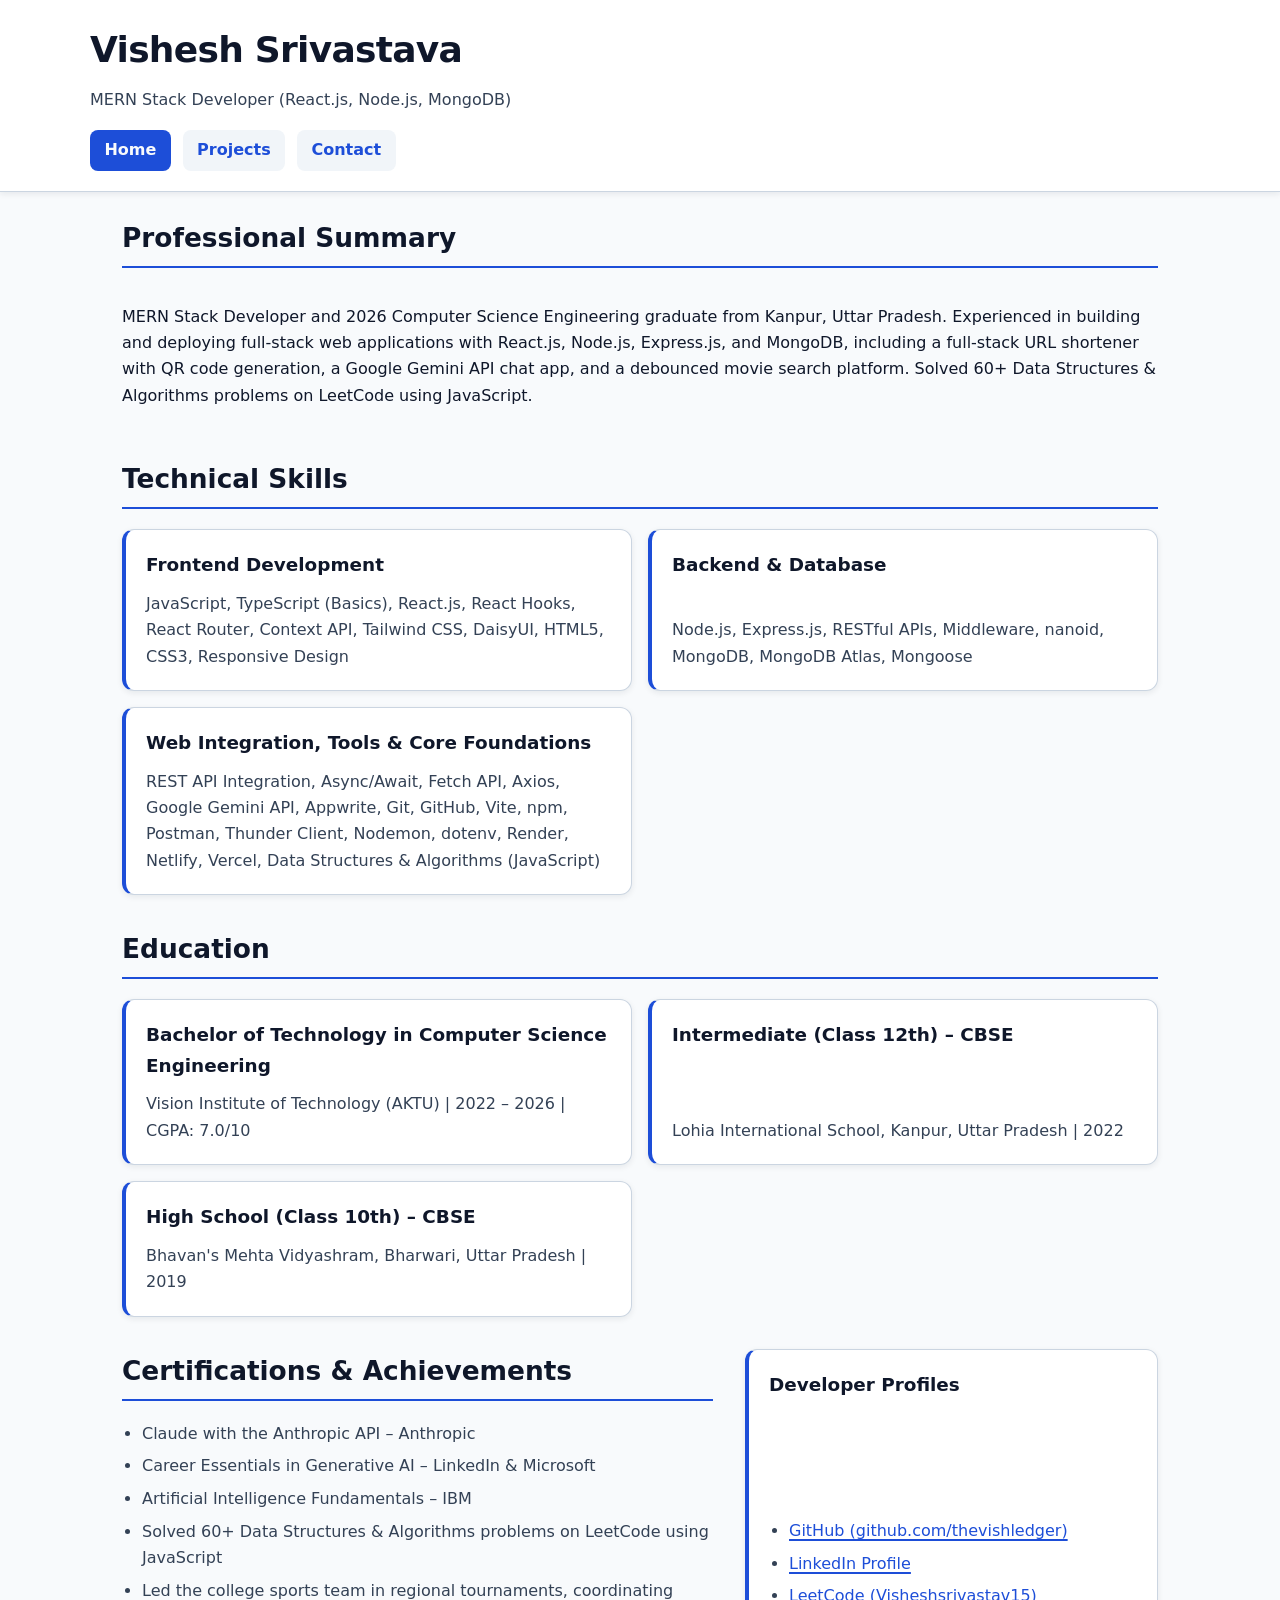
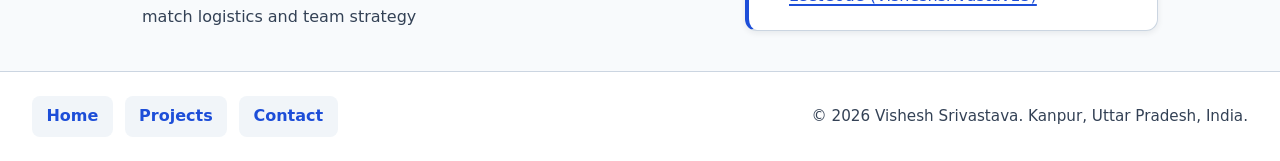
<file: index.html>
<!doctype html>
<html lang="en">
  <head>
    <meta charset="UTF-8" />
    <meta name="viewport" content="width=device-width, initial-scale=1.0" />
    <meta
      name="description"
      content="Portfolio of Vishesh Srivastava, MERN Stack Developer (React.js, Node.js, MongoDB) and 2026 Computer Science Engineering graduate from Kanpur, India."
    />
    <meta
      name="keywords"
      content="Vishesh Srivastava, MERN Stack Developer, React.js Developer, Frontend Developer, Web Developer Portfolio, Kanpur"
    />
    <meta name="author" content="Vishesh Srivastava" />
    <meta name="robots" content="index, follow" />
    <title>Home | Vishesh Srivastava - MERN Stack Developer</title>
    <link rel="stylesheet" href="style.css" />
  </head>
  <body>
    <a href="#main-content" class="skip-link">Skip to main content</a>

    <header>
      <h1>Vishesh Srivastava</h1>
      <p>MERN Stack Developer (React.js, Node.js, MongoDB)</p>

      <nav aria-label="Primary Navigation">
        <ul>
          <li><a href="index.html" aria-current="page">Home</a></li>
          <li><a href="projects.html">Projects</a></li>
          <li><a href="contact.html">Contact</a></li>
        </ul>
      </nav>
    </header>

    <main id="main-content">
      <section aria-labelledby="about-heading">
        <h2 id="about-heading">Professional Summary</h2>
        <p>
          MERN Stack Developer and <time datetime="2026">2026</time> Computer
          Science Engineering graduate from Kanpur, Uttar Pradesh. Experienced
          in building and deploying full-stack web applications with React.js,
          Node.js, Express.js, and MongoDB, including a full-stack URL shortener
          with QR code generation, a Google Gemini API chat app, and a debounced
          movie search platform. Solved 60+ Data Structures &amp; Algorithms
          problems on LeetCode using JavaScript.
        </p>
      </section>

      <section aria-labelledby="skills-heading">
        <h2 id="skills-heading">Technical Skills</h2>

        <article aria-labelledby="frontend-skills">
          <h3 id="frontend-skills">Frontend Development</h3>
          <p>
            JavaScript, TypeScript (Basics), React.js, React Hooks, React
            Router, Context API, Tailwind CSS, DaisyUI, HTML5, CSS3, Responsive
            Design
          </p>
        </article>

        <article aria-labelledby="backend-skills">
          <h3 id="backend-skills">Backend &amp; Database</h3>
          <p>
            Node.js, Express.js, RESTful APIs, Middleware, nanoid, MongoDB,
            MongoDB Atlas, Mongoose
          </p>
        </article>

        <article aria-labelledby="tools-skills">
          <h3 id="tools-skills">
            Web Integration, Tools &amp; Core Foundations
          </h3>
          <p>
            REST API Integration, Async/Await, Fetch API, Axios, Google Gemini
            API, Appwrite, Git, GitHub, Vite, npm, Postman, Thunder Client,
            Nodemon, dotenv, Render, Netlify, Vercel, Data Structures &amp;
            Algorithms (JavaScript)
          </p>
        </article>
      </section>

      <section aria-labelledby="education-heading">
        <h2 id="education-heading">Education</h2>

        <article aria-labelledby="btech-heading">
          <h3 id="btech-heading">
            Bachelor of Technology in Computer Science Engineering
          </h3>
          <p>
            Vision Institute of Technology (AKTU) |
            <time datetime="2022">2022</time> –
            <time datetime="2026">2026</time> | CGPA: 7.0/10
          </p>
        </article>

        <article aria-labelledby="class12-heading">
          <h3 id="class12-heading">Intermediate (Class 12th) – CBSE</h3>
          <p>
            Lohia International School, Kanpur, Uttar Pradesh |
            <time datetime="2022">2022</time>
          </p>
        </article>

        <article aria-labelledby="class10-heading">
          <h3 id="class10-heading">High School (Class 10th) – CBSE</h3>
          <p>
            Bhavan's Mehta Vidyashram, Bharwari, Uttar Pradesh |
            <time datetime="2019">2019</time>
          </p>
        </article>
      </section>

      <section aria-labelledby="certifications-heading">
        <h2 id="certifications-heading">Certifications &amp; Achievements</h2>
        <ul>
          <li>Claude with the Anthropic API – Anthropic</li>
          <li>Career Essentials in Generative AI – LinkedIn &amp; Microsoft</li>
          <li>Artificial Intelligence Fundamentals – IBM</li>
          <li>
            Solved 60+ Data Structures &amp; Algorithms problems on LeetCode
            using JavaScript
          </li>
          <li>
            Led the college sports team in regional tournaments, coordinating
            match logistics and team strategy
          </li>
        </ul>
      </section>

      <aside aria-labelledby="profiles-heading">
        <h2 id="profiles-heading">Developer Profiles</h2>
        <ul>
          <li>
            <a
              href="https://github.com/thevishledger"
              target="_blank"
              rel="noopener noreferrer"
              aria-label="Visit Vishesh Srivastava's GitHub profile"
              >GitHub (github.com/thevishledger)</a
            >
          </li>
          <li>
            <a
              href="https://www.linkedin.com/in/vishesh-srivastava-ab6673254"
              target="_blank"
              rel="noopener noreferrer"
              aria-label="Visit Vishesh Srivastava's LinkedIn profile"
              >LinkedIn Profile</a
            >
          </li>
          <li>
            <a
              href="https://leetcode.com/u/Visheshsrivastav15"
              target="_blank"
              rel="noopener noreferrer"
              aria-label="Visit Vishesh Srivastava's LeetCode profile"
              >LeetCode (Visheshsrivastav15)</a
            >
          </li>
        </ul>
      </aside>
    </main>

    <footer>
      <nav aria-label="Footer Navigation">
        <ul>
          <li><a href="index.html">Home</a></li>
          <li><a href="projects.html">Projects</a></li>
          <li><a href="contact.html">Contact</a></li>
        </ul>
      </nav>
      <p>
        &copy; <time datetime="2026">2026</time> Vishesh Srivastava. Kanpur,
        Uttar Pradesh, India.
      </p>
    </footer>
  </body>
</html>
</file>
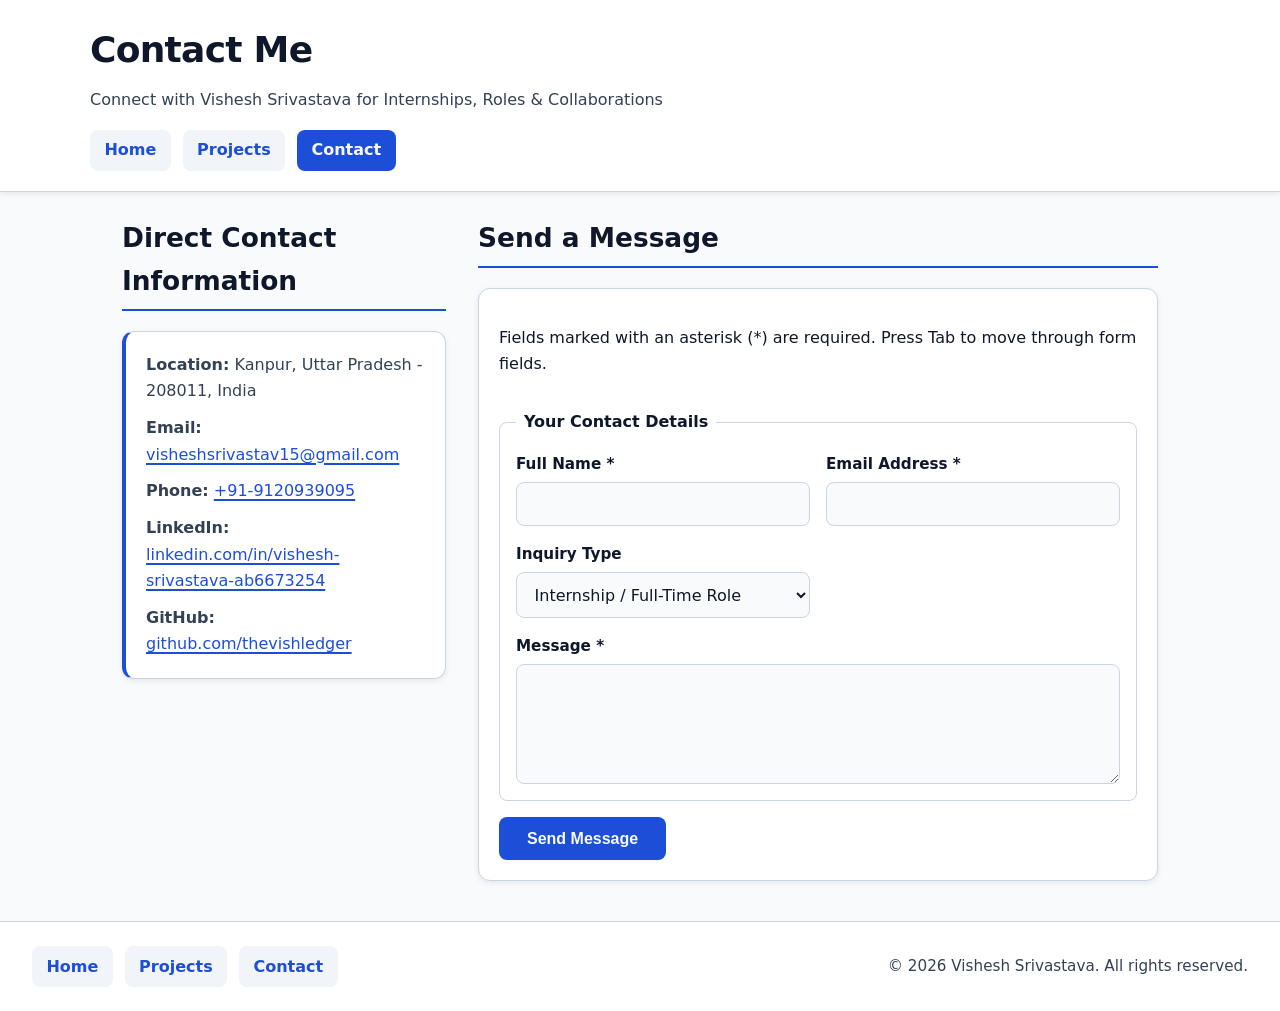
<file: contact.html>
<!doctype html>
<html lang="en">
  <head>
    <meta charset="UTF-8" />
    <meta name="viewport" content="width=device-width, initial-scale=1.0" />
    <meta
      name="description"
      content="Contact Vishesh Srivastava for MERN Stack, React.js, or Software Engineering internships and full-time roles."
    />
    <meta
      name="keywords"
      content="Contact Vishesh Srivastava, Hire MERN Stack Developer, React Developer Kanpur"
    />
    <meta name="author" content="Vishesh Srivastava" />
    <meta name="robots" content="index, follow" />
    <title>Contact | Vishesh Srivastava - MERN Stack Developer</title>
    <link rel="stylesheet" href="style.css" />
  </head>
  <body>
    <a href="#main-content" class="skip-link">Skip to main content</a>

    <header>
      <h1>Contact Me</h1>
      <p>
        Connect with Vishesh Srivastava for Internships, Roles &amp;
        Collaborations
      </p>

      <nav aria-label="Primary Navigation">
        <ul>
          <li><a href="index.html">Home</a></li>
          <li><a href="projects.html">Projects</a></li>
          <li><a href="contact.html" aria-current="page">Contact</a></li>
        </ul>
      </nav>
    </header>

    <main id="main-content">
      <section aria-labelledby="direct-contact-heading">
        <h2 id="direct-contact-heading">Direct Contact Information</h2>
        <address>
          <p>
            <strong>Location:</strong> Kanpur, Uttar Pradesh - 208011, India
          </p>
          <p>
            <strong>Email:</strong>
            <a href="mailto:visheshsrivastav15@gmail.com"
              >visheshsrivastav15@gmail.com</a
            >
          </p>
          <p>
            <strong>Phone:</strong>
            <a href="tel:+919120939095">+91-9120939095</a>
          </p>
          <p>
            <strong>LinkedIn:</strong>
            <a
              href="https://www.linkedin.com/in/vishesh-srivastava-ab6673254"
              target="_blank"
              rel="noopener noreferrer"
              >linkedin.com/in/vishesh-srivastava-ab6673254</a
            >
          </p>
          <p>
            <strong>GitHub:</strong>
            <a
              href="https://github.com/thevishledger"
              target="_blank"
              rel="noopener noreferrer"
              >github.com/thevishledger</a
            >
          </p>
        </address>
      </section>

      <section aria-labelledby="contact-form-heading">
        <h2 id="contact-form-heading">Send a Message</h2>

        <form
          action="mailto:visheshsrivastav15@gmail.com"
          method="post"
          enctype="text/plain"
          aria-describedby="form-instructions"
        >
          <p id="form-instructions">
            Fields marked with an asterisk (*) are required. Press Tab to move
            through form fields.
          </p>

          <fieldset>
            <legend>Your Contact Details</legend>

            <p>
              <label for="full-name">Full Name *</label><br />
              <input
                type="text"
                id="full-name"
                name="full-name"
                autocomplete="name"
                required
                aria-required="true"
              />
            </p>

            <p>
              <label for="email">Email Address *</label><br />
              <input
                type="email"
                id="email"
                name="email"
                autocomplete="email"
                required
                aria-required="true"
              />
            </p>

            <p>
              <label for="subject">Inquiry Type</label><br />
              <select id="subject" name="subject">
                <option value="internship">Internship / Full-Time Role</option>
                <option value="project">Web Development Project</option>
                <option value="collaboration">
                  Open Source / Collaboration
                </option>
              </select>
            </p>

            <p>
              <label for="message">Message *</label><br />
              <textarea
                id="message"
                name="message"
                rows="5"
                required
                aria-required="true"
              ></textarea>
            </p>
          </fieldset>

          <button type="submit">Send Message</button>
        </form>
      </section>
    </main>

    <footer>
      <nav aria-label="Footer Navigation">
        <ul>
          <li><a href="index.html">Home</a></li>
          <li><a href="projects.html">Projects</a></li>
          <li><a href="contact.html">Contact</a></li>
        </ul>
      </nav>
      <p>
        &copy; <time datetime="2026">2026</time> Vishesh Srivastava. All rights
        reserved.
      </p>
    </footer>
  </body>
</html>
</file>
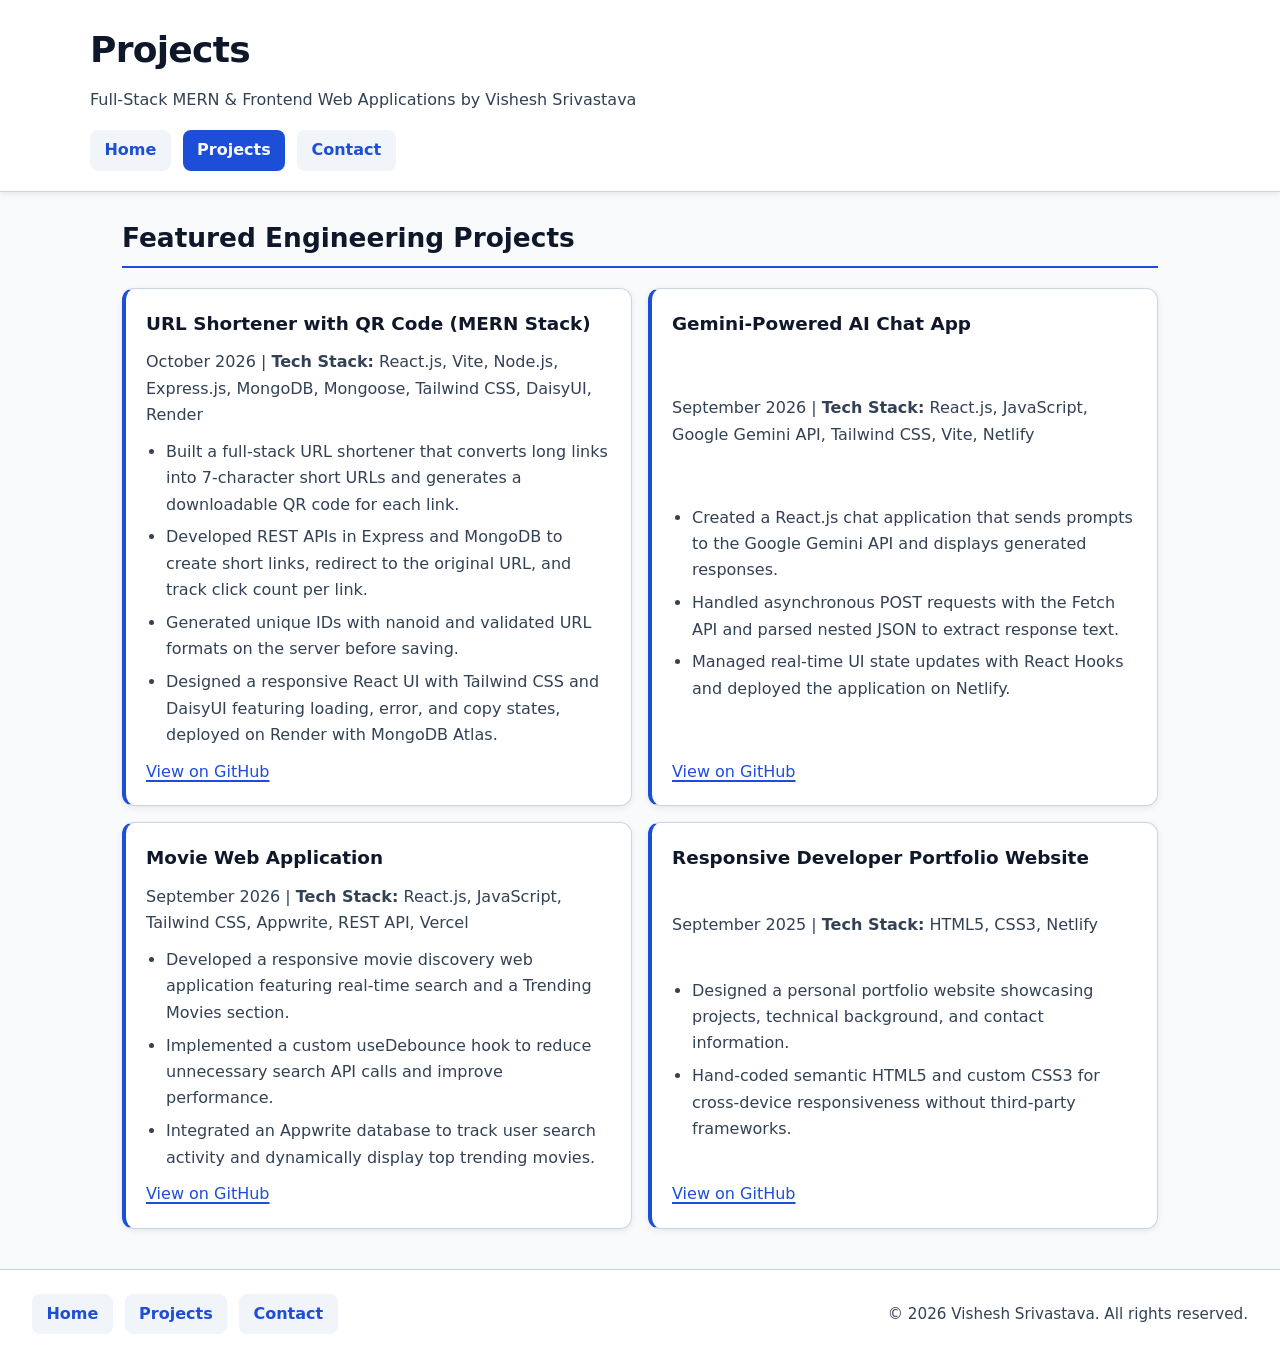
<file: projects.html>
<!doctype html>
<html lang="en">
  <head>
    <meta charset="UTF-8" />
    <meta name="viewport" content="width=device-width, initial-scale=1.0" />
    <meta
      name="description"
      content="Full-stack MERN, React.js, and semantic HTML5 web development projects built by Vishesh Srivastava."
    />
    <meta
      name="keywords"
      content="Vishesh Srivastava Projects, URL Shortener MERN, Gemini AI Chat App, Movie Web App, React Portfolio"
    />
    <meta name="author" content="Vishesh Srivastava" />
    <meta name="robots" content="index, follow" />
    <title>Projects | Vishesh Srivastava - MERN Stack Developer</title>
    <link rel="stylesheet" href="style.css" />
  </head>
  <body>
    <a href="#main-content" class="skip-link">Skip to main content</a>

    <header>
      <h1>Projects</h1>
      <p>
        Full-Stack MERN &amp; Frontend Web Applications by Vishesh Srivastava
      </p>

      <nav aria-label="Primary Navigation">
        <ul>
          <li><a href="index.html">Home</a></li>
          <li><a href="projects.html" aria-current="page">Projects</a></li>
          <li><a href="contact.html">Contact</a></li>
        </ul>
      </nav>
    </header>

    <main id="main-content">
      <section aria-labelledby="projects-list-heading">
        <h2 id="projects-list-heading">Featured Engineering Projects</h2>

        <article aria-labelledby="proj-url-shortener">
          <h3 id="proj-url-shortener">
            URL Shortener with QR Code (MERN Stack)
          </h3>
          <p>
            <time datetime="2026-10">October 2026</time> |
            <strong>Tech Stack:</strong> React.js, Vite, Node.js, Express.js,
            MongoDB, Mongoose, Tailwind CSS, DaisyUI, Render
          </p>
          <ul>
            <li>
              Built a full-stack URL shortener that converts long links into
              7-character short URLs and generates a downloadable QR code for
              each link.
            </li>
            <li>
              Developed REST APIs in Express and MongoDB to create short links,
              redirect to the original URL, and track click count per link.
            </li>
            <li>
              Generated unique IDs with nanoid and validated URL formats on the
              server before saving.
            </li>
            <li>
              Designed a responsive React UI with Tailwind CSS and DaisyUI
              featuring loading, error, and copy states, deployed on Render with
              MongoDB Atlas.
            </li>
          </ul>
          <p>
            <a
              href="https://github.com/thevishledger"
              target="_blank"
              rel="noopener noreferrer"
              aria-label="View URL Shortener with QR Code repository on GitHub"
              >View on GitHub</a
            >
          </p>
        </article>

        <article aria-labelledby="proj-gemini-chat">
          <h3 id="proj-gemini-chat">Gemini-Powered AI Chat App</h3>
          <p>
            <time datetime="2026-09">September 2026</time> |
            <strong>Tech Stack:</strong> React.js, JavaScript, Google Gemini
            API, Tailwind CSS, Vite, Netlify
          </p>
          <ul>
            <li>
              Created a React.js chat application that sends prompts to the
              Google Gemini API and displays generated responses.
            </li>
            <li>
              Handled asynchronous POST requests with the Fetch API and parsed
              nested JSON to extract response text.
            </li>
            <li>
              Managed real-time UI state updates with React Hooks and deployed
              the application on Netlify.
            </li>
          </ul>
          <p>
            <a
              href="https://github.com/thevishledger"
              target="_blank"
              rel="noopener noreferrer"
              aria-label="View Gemini-Powered AI Chat App repository on GitHub"
              >View on GitHub</a
            >
          </p>
        </article>

        <article aria-labelledby="proj-movie-app">
          <h3 id="proj-movie-app">Movie Web Application</h3>
          <p>
            <time datetime="2026-09">September 2026</time> |
            <strong>Tech Stack:</strong> React.js, JavaScript, Tailwind CSS,
            Appwrite, REST API, Vercel
          </p>
          <ul>
            <li>
              Developed a responsive movie discovery web application featuring
              real-time search and a Trending Movies section.
            </li>
            <li>
              Implemented a custom useDebounce hook to reduce unnecessary search
              API calls and improve performance.
            </li>
            <li>
              Integrated an Appwrite database to track user search activity and
              dynamically display top trending movies.
            </li>
          </ul>
          <p>
            <a
              href="https://github.com/thevishledger"
              target="_blank"
              rel="noopener noreferrer"
              aria-label="View Movie Web Application repository on GitHub"
              >View on GitHub</a
            >
          </p>
        </article>

        <article aria-labelledby="proj-portfolio">
          <h3 id="proj-portfolio">Responsive Developer Portfolio Website</h3>
          <p>
            <time datetime="2025-09">September 2025</time> |
            <strong>Tech Stack:</strong> HTML5, CSS3, Netlify
          </p>
          <ul>
            <li>
              Designed a personal portfolio website showcasing projects,
              technical background, and contact information.
            </li>
            <li>
              Hand-coded semantic HTML5 and custom CSS3 for cross-device
              responsiveness without third-party frameworks.
            </li>
          </ul>
          <p>
            <a
              href="https://github.com/thevishledger"
              target="_blank"
              rel="noopener noreferrer"
              aria-label="View Responsive Developer Portfolio repository on GitHub"
              >View on GitHub</a
            >
          </p>
        </article>
      </section>
    </main>

    <footer>
      <nav aria-label="Footer Navigation">
        <ul>
          <li><a href="index.html">Home</a></li>
          <li><a href="projects.html">Projects</a></li>
          <li><a href="contact.html">Contact</a></li>
        </ul>
      </nav>
      <p>
        &copy; <time datetime="2026">2026</time> Vishesh Srivastava. All rights
        reserved.
      </p>
    </footer>
  </body>
</html>
</file>
<file: style.css>
:root {
  --bg-color: #f8fafc;
  --surface-color: #ffffff;
  --surface-alt: #f1f5f9;
  --text-primary: #0f172a;
  --text-secondary: #334155;
  --accent-color: #1d4ed8;
  --accent-hover: #1e40af;
  --border-color: #cbd5e1;
  --focus-ring: #2563eb;
  --shadow-sm: 0 2px 6px rgba(15, 23, 42, 0.08);
  --shadow-md: 0 8px 20px rgba(15, 23, 42, 0.12);
  --radius: 12px;
  --container-max: 1100px;
}

@media (prefers-color-scheme: dark) {
  :root {
    --bg-color: #0b1120;
    --surface-color: #131c31;
    --surface-alt: #1e293b;
    --text-primary: #f8fafc;
    --text-secondary: #cbd5e1;
    --accent-color: #60a5fa;
    --accent-hover: #93c5fd;
    --border-color: #334155;
    --focus-ring: #60a5fa;
    --shadow-sm: 0 2px 6px rgba(0, 0, 0, 0.4);
    --shadow-md: 0 8px 24px rgba(0, 0, 0, 0.55);
  }
}

*,
*::before,
*::after {
  box-sizing: border-box;
}

html {
  scroll-behavior: smooth;
}

body {
  margin: 0;
  font-family:
    system-ui,
    -apple-system,
    "Segoe UI",
    Roboto,
    sans-serif;
  line-height: 1.65;
  color: var(--text-primary);
  background-color: var(--bg-color);
  transition:
    background-color 0.25s ease,
    color 0.25s ease;
  display: grid;
  grid-template-rows: auto 1fr auto;
  min-height: 100vh;
}

.skip-link {
  position: absolute;
  left: -9999px;
  background-color: var(--accent-color);
  color: var(--bg-color);
  padding: 0.65rem 1rem;
  font-weight: 700;
  text-decoration: none;
  border-radius: 0 0 8px 0;
  z-index: 100;
}

.skip-link:focus {
  position: fixed;
  top: 0;
  left: 0;
}

a {
  color: var(--accent-color);
  text-decoration-thickness: 1.5px;
  text-underline-offset: 3px;
}

a:hover {
  color: var(--accent-hover);
}

a:focus-visible,
button:focus-visible,
input:focus-visible,
select:focus-visible,
textarea:focus-visible {
  outline: 3px solid var(--focus-ring);
  outline-offset: 3px;
}

header {
  background-color: var(--surface-color);
  border-bottom: 1px solid var(--border-color);
  box-shadow: var(--shadow-sm);
  padding: 1.25rem 1rem;
  display: flex;
  flex-direction: column;
  align-items: flex-start;
  gap: 0.5rem;
}

header h1,
header p,
header nav {
  width: 100%;
  max-width: var(--container-max);
  margin-inline: auto;
}

header h1 {
  margin-block: 0;
  font-size: clamp(1.6rem, 4vw, 2.25rem);
  letter-spacing: -0.02em;
}

header p {
  margin-block: 0 0.5rem;
  color: var(--text-secondary);
  font-weight: 500;
}

nav ul {
  list-style: none;
  margin: 0;
  padding: 0;
  display: flex;
  flex-wrap: wrap;
  align-items: center;
  gap: 0.75rem;
}

nav a {
  display: inline-block;
  padding: 0.45rem 0.9rem;
  border-radius: 8px;
  font-weight: 600;
  text-decoration: none;
  background-color: var(--surface-alt);
  transition:
    background-color 0.2s ease,
    transform 0.15s ease;
}

nav a:hover {
  transform: translateY(-1px);
}

nav a[aria-current="page"] {
  background-color: var(--accent-color);
  color: var(--bg-color);
}

main {
  width: 100%;
  max-width: var(--container-max);
  margin: 0 auto;
  padding: 1.5rem 1rem 2.5rem;
  display: grid;
  grid-template-columns: 1fr;
  gap: 1.75rem;
}

section {
  display: grid;
  grid-template-columns: 1fr;
  gap: 1rem;
  align-content: start;
}

section > h2 {
  margin: 0 0 0.25rem;
  font-size: clamp(1.3rem, 3vw, 1.65rem);
  padding-bottom: 0.4rem;
  border-bottom: 2px solid var(--accent-color);
}

article,
aside,
address {
  background-color: var(--surface-color);
  border: 1px solid var(--border-color);
  border-left: 4px solid var(--accent-color);
  border-radius: var(--radius);
  padding: 1.25rem;
  box-shadow: var(--shadow-sm);
  transition:
    transform 0.2s ease,
    box-shadow 0.2s ease;
  display: flex;
  flex-direction: column;
  justify-content: space-between;
  gap: 0.65rem;
}

article:hover {
  transform: translateY(-3px);
  box-shadow: var(--shadow-md);
}

article h3,
aside h2 {
  margin: 0;
  font-size: 1.15rem;
}

article p,
aside p,
address p {
  margin: 0;
  color: var(--text-secondary);
}

article ul,
section > ul,
aside ul {
  margin: 0;
  padding-left: 1.25rem;
  color: var(--text-secondary);
  display: flex;
  flex-direction: column;
  gap: 0.4rem;
}

address {
  font-style: normal;
}

form {
  background-color: var(--surface-color);
  border: 1px solid var(--border-color);
  border-radius: var(--radius);
  padding: 1.25rem;
  box-shadow: var(--shadow-sm);
  display: flex;
  flex-direction: column;
  gap: 1rem;
}

fieldset {
  border: 1px solid var(--border-color);
  border-radius: 8px;
  padding: 1rem;
  margin: 0;
  display: grid;
  grid-template-columns: 1fr;
  gap: 1rem;
}

fieldset p {
  margin: 0;
  display: flex;
  flex-direction: column;
  gap: 0.35rem;
}

fieldset br {
  display: none;
}

legend {
  font-weight: 700;
  padding-inline: 0.5rem;
  color: var(--text-primary);
}

label {
  font-weight: 600;
  font-size: 0.95rem;
}

input,
select,
textarea {
  width: 100%;
  padding: 0.7rem 0.85rem;
  border: 1px solid var(--border-color);
  border-radius: 8px;
  font-size: 1rem;
  font-family: inherit;
  color: var(--text-primary);
  background-color: var(--bg-color);
}

button[type="submit"] {
  align-self: flex-start;
  background-color: var(--accent-color);
  color: var(--bg-color);
  border: none;
  border-radius: 8px;
  padding: 0.8rem 1.75rem;
  font-size: 1rem;
  font-weight: 700;
  cursor: pointer;
  transition:
    background-color 0.2s ease,
    transform 0.15s ease;
}

button[type="submit"]:hover {
  background-color: var(--accent-hover);
  transform: translateY(-1px);
}

footer {
  background-color: var(--surface-color);
  border-top: 1px solid var(--border-color);
  padding: 1.5rem 1rem;
  color: var(--text-secondary);
  display: flex;
  flex-direction: column;
  align-items: center;
  text-align: center;
  gap: 0.85rem;
}

footer p {
  margin: 0;
  font-size: 0.95rem;
}

@media (min-width: 640px) {
  header,
  main,
  footer {
    padding-inline: 2rem;
  }

  section:has(article) {
    grid-template-columns: repeat(2, 1fr);
  }

  section:has(article) > h2 {
    grid-column: 1 / -1;
  }

  fieldset {
    grid-template-columns: repeat(2, 1fr);
  }

  fieldset p:last-child {
    grid-column: 1 / -1;
  }

  footer {
    flex-direction: row;
    justify-content: space-between;
    max-width: 100%;
  }
}

@media (min-width: 960px) {
  main {
    grid-template-columns: repeat(12, 1fr);
    gap: 2rem;
  }

  main > section {
    grid-column: 1 / -1;
  }

  main:has(address) > section:first-of-type {
    grid-column: 1 / 5;
  }

  main:has(address) > section:last-of-type {
    grid-column: 5 / -1;
  }

  main:has(aside) > section:last-of-type {
    grid-column: 1 / 8;
  }

  main:has(aside) > aside {
    grid-column: 8 / -1;
  }
}
</file>
